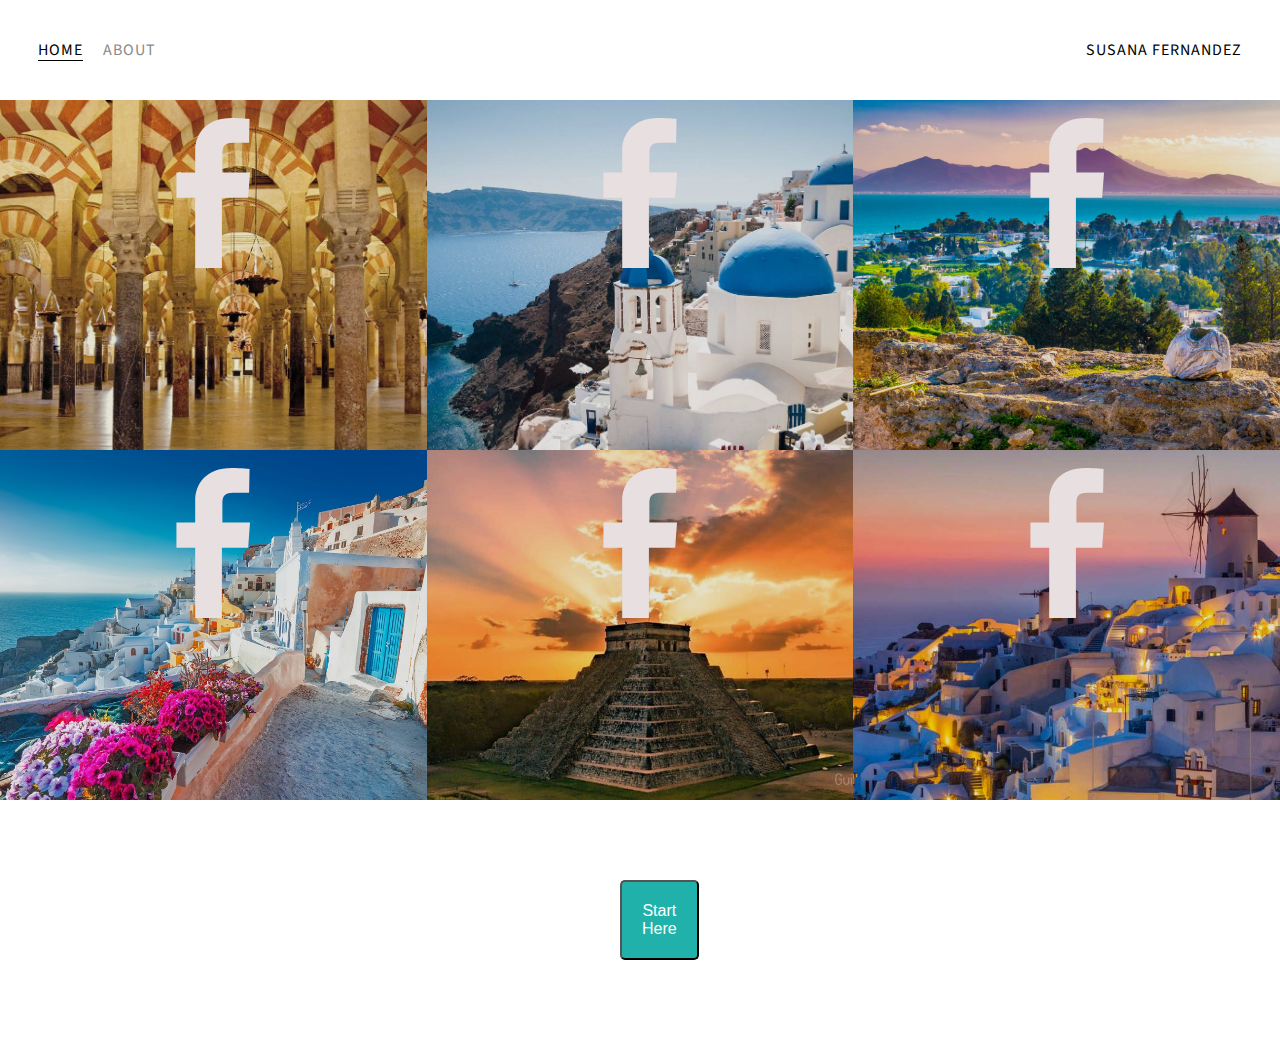
<file: index.html>
<!DOCTYPE html>
<html lang="en">
<head>
	<meta charset="utf-8"/>
	<title>Page Title</title>
	<link rel="preconnect" href="https://fonts.gstatic.com">
	<link href="https://fonts.googleapis.com/css2?family=Source+Sans+Pro" rel="stylesheet">
	<link rel="stylesheet" type="text/css" href="styles.css">
</head>
<body>
	<div class="container">
		<div class="nav-wrapper">
			<div class="left-side">
				<div class="nav-link-wrapper active-nav-link">
					<a href="index.html">Home</a>
				</div>

				<div class="nav-link-wrapper">
					<a href="about.html">About</a>
				</div>
			</div>

			<div class="right-side">
				<div class="brand">
					<div>SUSANA FERNANDEZ</div>
				</div>
			</div>
		</div>

		<div class="content-wrapper">
			<div class="portfolio-items-wrapper">

				<div class="portfolio-item-wrapper">
					<div class="portfolio-img-background" style="background-image: url(images/portfolio1.jpg);"></div>
					<div class="img-text-wrapper">
						<div class="logo-wrapper">
							<img src="images/logos/facebook.svg">
						</div>

						<div class="subtitle">
							<h3>Facebook</h3>
							<p>I built the Facebook app, named a top 25 Invention by Time Magazine in 2016</p>
						</div>
					</div>
				</div>

				<div class="portfolio-item-wrapper">
					<div class="portfolio-img-background" style="background-image: url(images/portfolio2.jpg);"></div>
					<div class="img-text-wrapper">
						<div class="logo-wrapper">
							<img src="images/logos/facebook.svg">
						</div>

						<div class="subtitle">
							<h3>Title</h3>
							<p>I built the Facebook app, named a top 25 Invention by Time Magazine in 2016</p>
						</div>
					</div>
				</div>

				<div class="portfolio-item-wrapper">
					<div class="portfolio-img-background" style="background-image: url(images/portfolio3.jpg);"></div>
					<div class="img-text-wrapper">
						<div class="logo-wrapper">
							<img src="images/logos/facebook.svg">
						</div>

						<div class="subtitle">
							<h3>Title</h3>
							<p>I built the Facebook app, named a top 25 Invention by Time Magazine in 2016</p>
						</div>
					</div>
				</div>

				<div class="portfolio-item-wrapper">
					<div class="portfolio-img-background" style="background-image: url(images/portfolio4.jpg);"></div>
					<div class="img-text-wrapper">
						<div class="logo-wrapper">
							<img src="images/logos/facebook.svg">
						</div>

						<div class="subtitle">
							<h3>Title</h3>
							<p>I built the Facebook app, named a top 25 Invention by Time Magazine in 2016</p>
						</div>
					</div>
				</div>

				<div class="portfolio-item-wrapper">
					<div class="portfolio-img-background" style="background-image: url(images/portfolio5.jpg);"></div>
					<div class="img-text-wrapper">
						<div class="logo-wrapper">
							<img src="images/logos/facebook.svg">
						</div>

						<div class="subtitle">
							<h3>Title</h3>
							<p>I built the Facebook app, named a top 25 Invention by Time Magazine in 2016</p>
						</div>
					</div>
				</div>

				<div class="portfolio-item-wrapper">
					<div class="portfolio-img-background" style="background-image: url(images/portfolio6.jpg);"></div>
					<div class="img-text-wrapper">
						<div class="logo-wrapper">
							<img src="images/logos/facebook.svg">
						</div>

						<div class="subtitle">
							<h3>Title</h3>
							<p>I built the Facebook app, named a top 25 Invention by Time Magazine in 2016</p>
						</div>
					</div>
				</div>
			</div>
			
			<div class="subscribe">
				<button class="button">Start Here</button>
			</div>
				
		</div>

	</div>
</body>
<script type="text/javascript">
	const portfolioItems = document.querySelectorAll('.portfolio-item-wrapper')

	portfolioItems.forEach(portfolioItem => {
		portfolioItem.addEventListener('mouseover', () => {
			// console.log(portfolioItem.childNodes[1].classList);
			portfolioItem.childNodes[1].classList.remove('img-lighten');
			portfolioItem.childNodes[1].classList.add('img-darken');
		})

		portfolioItem.addEventListener('mouseout', () => {
			// console.log(portfolioItem.childNodes[1].classList);
			portfolioItem.childNodes[1].classList.remove('img-darken');
			portfolioItem.childNodes[1].classList.add('img-lighten');
		})
	})
</script>
</html>
</file>
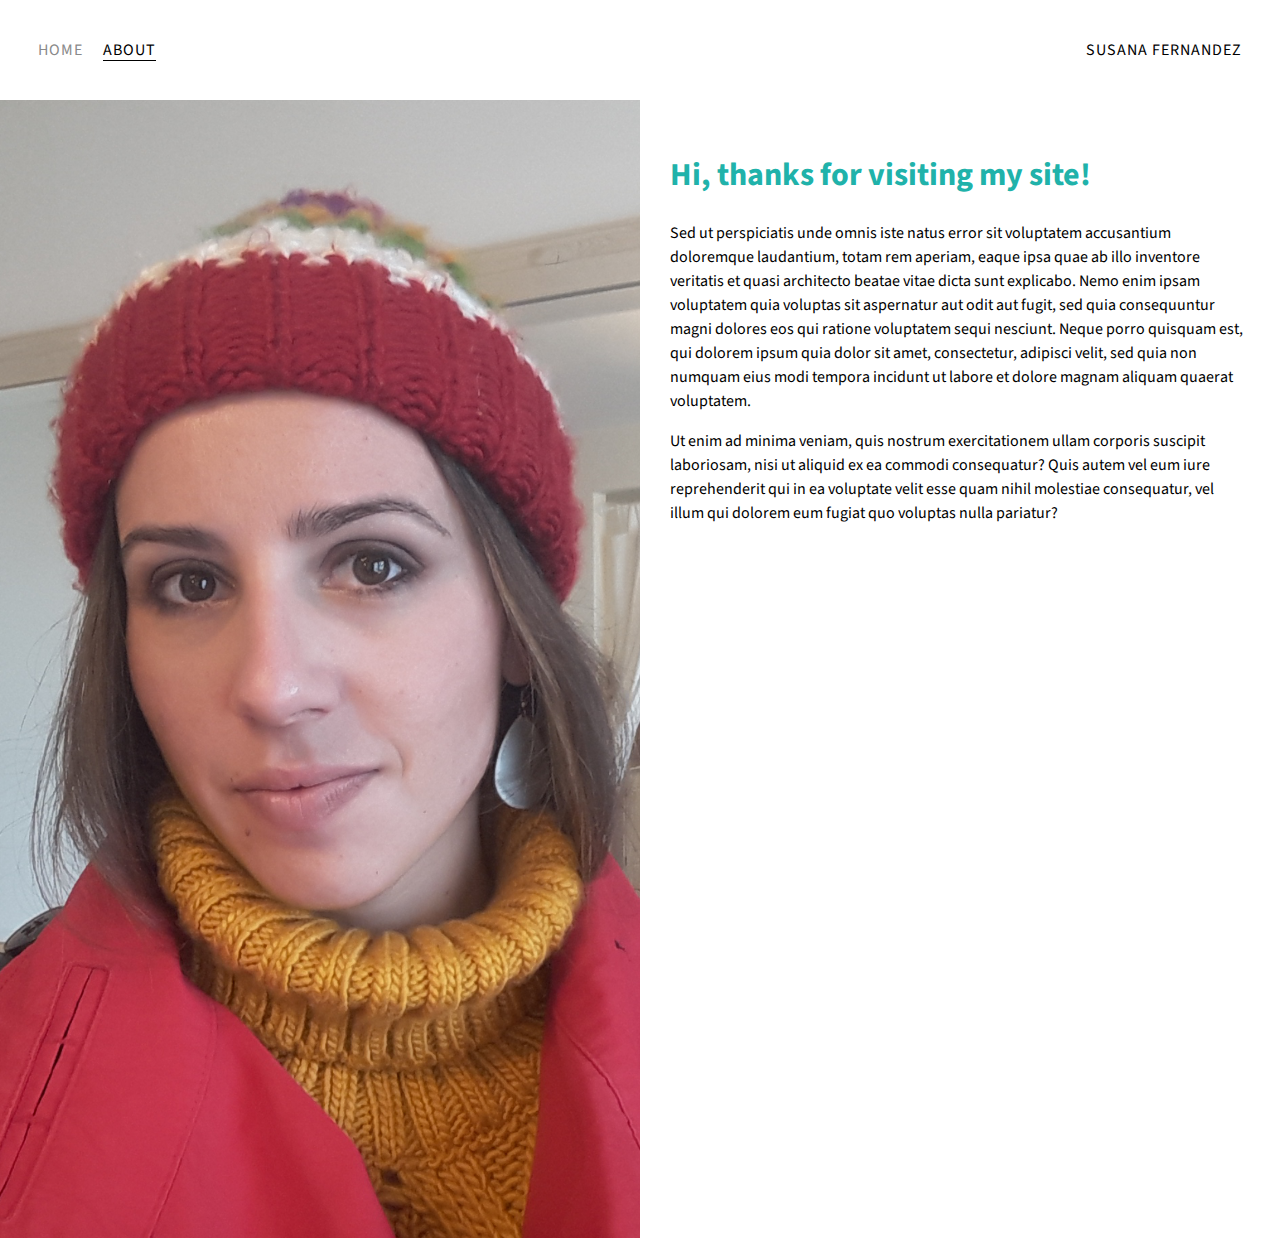
<file: about.html>
<!DOCTYPE html>
<html>
<head>
	<meta charset="utf-8"/>
	<title>About Me</title>
	<link rel="preconnect" href="https://fonts.gstatic.com">
	<link href="https://fonts.googleapis.com/css2?family=Source+Sans+Pro" rel="stylesheet">
	<link rel="stylesheet" type="text/css" href="styles.css">
</head>
<body>
	<div class="container">
		<div class="nav-wrapper">
			<div class="left-side">
				<div class="nav-link-wrapper">
					<a href="index.html">Home</a>
				</div>

				<div class="nav-link-wrapper active-nav-link">
					<a href="about.html">About</a>
				</div>
			</div>

			<div class="right-side">
				<div class="brand">
					<div>SUSANA FERNANDEZ</div>
				</div>
			</div>
		</div>

		<div class="content-wrapper">
			<div class="two-column-wrapper">
				<div class="profile-image-wrapper">
					<img src="images/profile.png">
				</div>

				<div class="profile-content-wrapper">
					<h1>Hi, thanks for visiting my site!</h1>
					
					<p>Sed ut perspiciatis unde omnis iste natus error sit voluptatem accusantium doloremque laudantium, totam rem aperiam, eaque ipsa quae ab illo inventore veritatis et quasi architecto beatae vitae dicta sunt explicabo. Nemo enim ipsam voluptatem quia voluptas sit aspernatur aut odit aut fugit, sed quia consequuntur magni dolores eos qui ratione voluptatem sequi nesciunt. Neque porro quisquam est, qui dolorem ipsum quia dolor sit amet, consectetur, adipisci velit, sed quia non numquam eius modi tempora incidunt ut labore et dolore magnam aliquam quaerat voluptatem.</p>
					
					<p>Ut enim ad minima veniam, quis nostrum exercitationem ullam corporis suscipit laboriosam, nisi ut aliquid ex ea commodi consequatur? Quis autem vel eum iure reprehenderit qui in ea voluptate velit esse quam nihil molestiae consequatur, vel illum qui dolorem eum fugiat quo voluptas nulla pariatur?</p>

				</div>
			</div>
		</div>

	</div>
</body>

</html>
</file>
<file: styles.css>
/* We use grid for the entire page except for the nav bar, which uses flexbox*/

/* Master styles*/
body {
	margin: 0px;
	font-family: 'Source Sans Pro', Lato, sans-serif;
	line-height: 1.5;
}

.container {
	display: grid;
	grid-template-columns: 1fr;
}

/* Nav styles*/
.nav-wrapper {
	display: flex;
	justify-content: space-between;
	padding: 38px;
	letter-spacing: 1px;
}

.left-side {
	display: flex;
}

.nav-wrapper > .left-side > div {
	margin-right: 20px;
	font-size: 1em;
	text-transform:  uppercase;
}

.nav-link-wrapper {
	height: 22px;
	border-bottom: 1px solid transparent;
	transition: border-bottom 0.5s;
}

.nav-link-wrapper a {
	color: #8a8a8a;
	text-decoration: none;
	transition: color 0.5s;
}

.nav-link-wrapper:hover {
	border-bottom: 2px solid black;
}

.nav-link-wrapper a:hover {
	color: black;
}

.active-nav-link {
	border-bottom: 1px solid black;
}

.active-nav-link a {
	color: black;
}

/* Portfolio styles*/
.portfolio-items-wrapper {
	display: grid;
	grid-template-columns: 1fr 1fr 1fr;
}

.portfolio-item-wrapper {
	position: relative;
}


.portfolio-img-background {
	height: 350px;
	width: 100%;
	background-size: cover;
	background-position: center;
	background-repeat: none;
	filter: brightness(90%);
}

.img-text-wrapper {
	position: absolute;
	top: 0;
	display: flex;
	flex-direction: column; /*center items left-to-right (horizontally) within container*/
	justify-content: center; /*center items top-to-bottom (vertically) within container*/
	align-items: center;
	height: 100%;
	text-align: center;
	padding: 0 60px;
	font-weight: 400;
}

.img-text-wrapper .subtitle {
	transition: 1s;
	color: transparent;
}

.img-text-wrapper .subtitle h3 {
	font-size: 1.3em;
	font-weight: bold;
	letter-spacing: 1px;
}

.img-text-wrapper:hover .subtitle {
	/*font-weight: 600;*/
	color: white;
}

.img-darken {
	transition: 0.75s;
	filter: brightness(30%);
}

.img-lighten {
	transition: 0.75s;
	filter: brightness(100%);
}

.logo-wrapper img{
	width: 50%;
	margin-bottom: 20px;
}

/*Button styles*/
.subscribe {
	width: 100px;
	margin: 50px auto;

}

.button {
	background-color: lightseagreen;
	border-radius: 5px;
	color: white;
	display: inline;
	padding: 20px;
	margin: 30px;
	text-align: center;
	text-decoration: none;
	font-style: uppercase;
	font-size: 16px;
	transition-duration: 0.75s;
	cursor: pointer;
}

.button:hover {
	background-color: white;
	color: lightseagreen;
}

/*About page styles*/
.two-column-wrapper {
	display: grid;
	grid-template-columns: 1fr 1fr;
}

.profile-image-wrapper img {
	width: 100%;
}

.profile-content-wrapper {
	padding: 30px;
}

.profile-content-wrapper h1 {
	color: lightseagreen;
}
</file>
